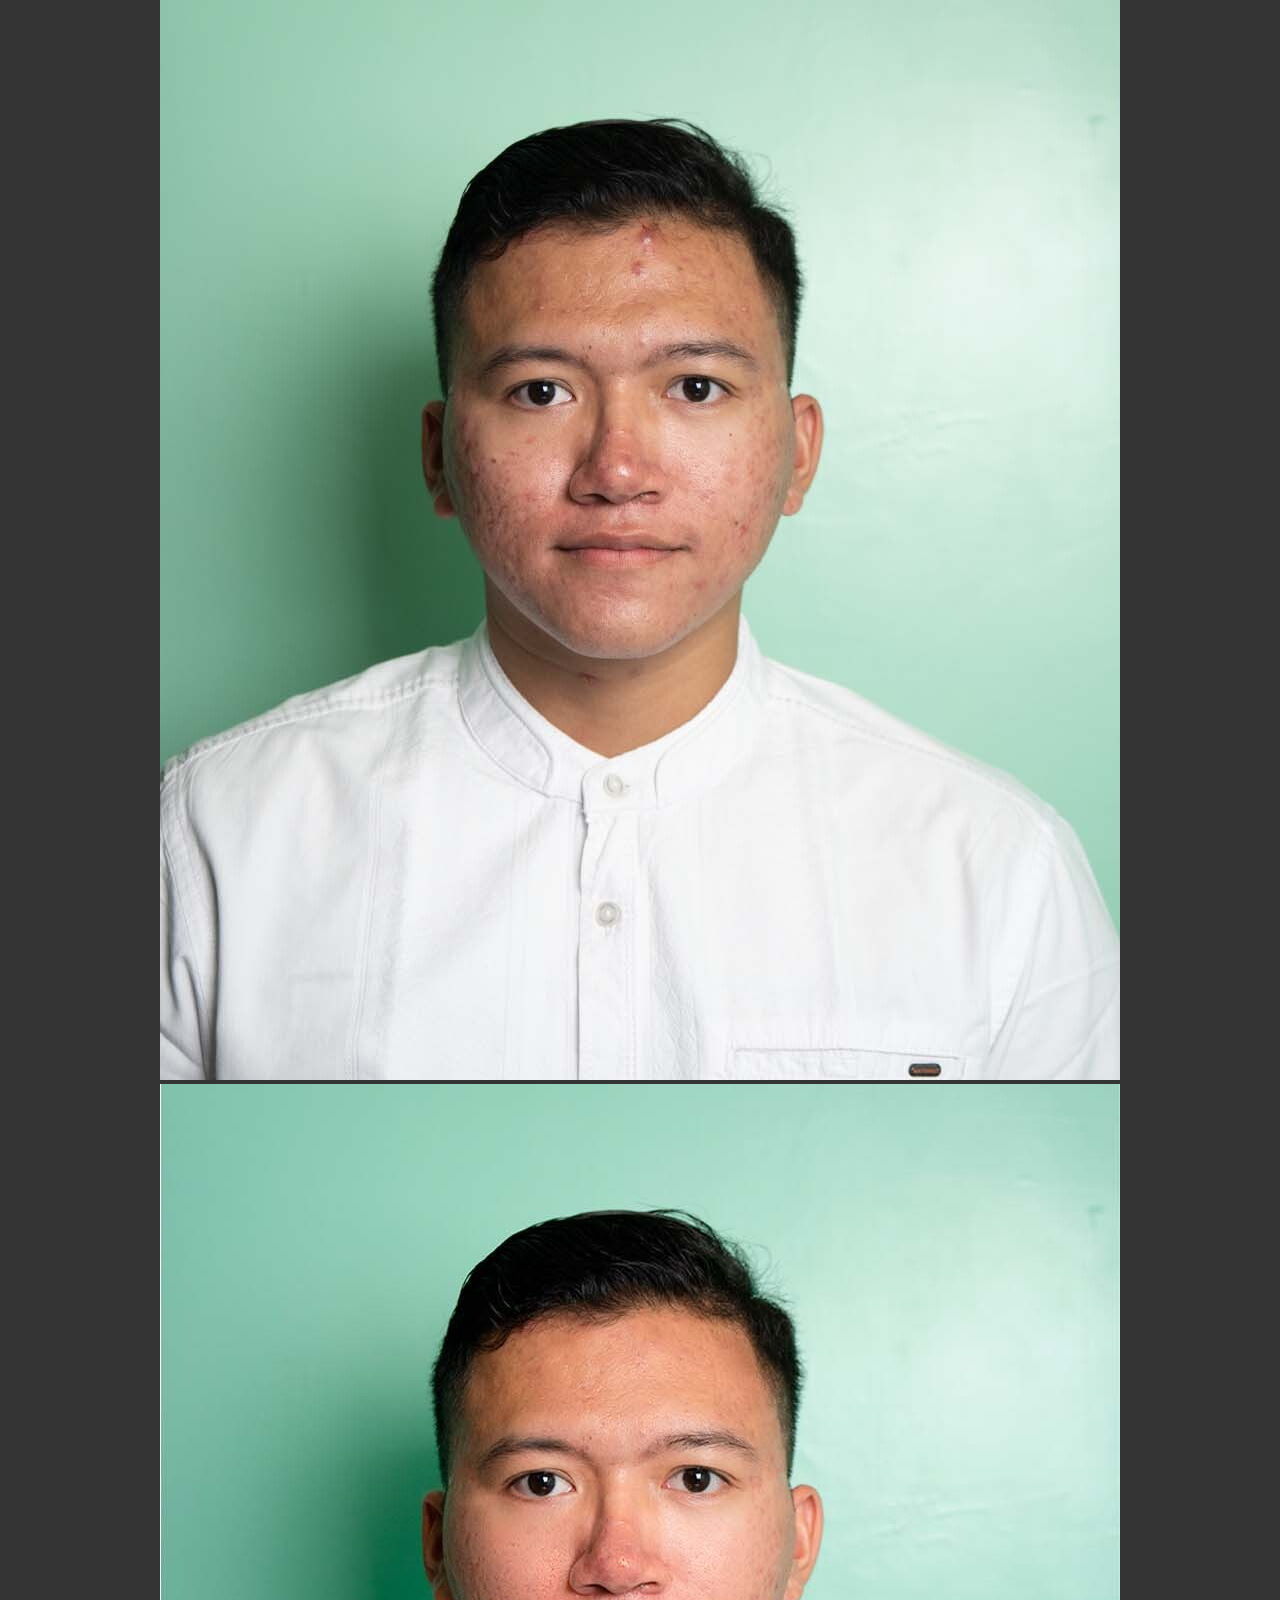
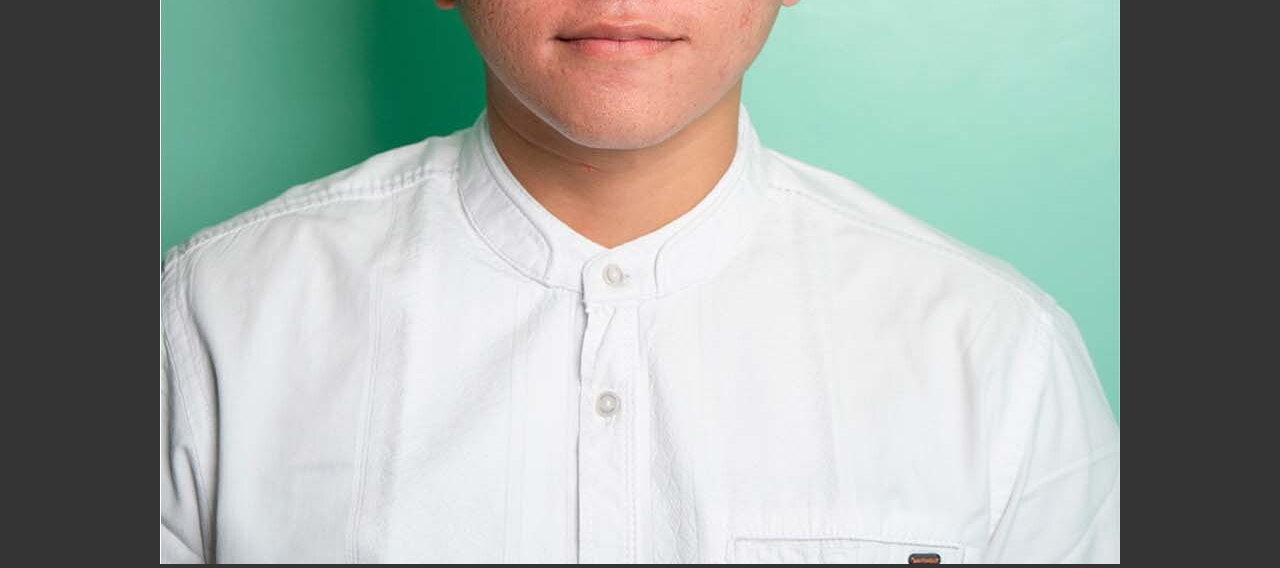
<file: html/photoedit.html>
<!DOCTYPE html>
<html lang="en">
<head>
    <meta charset="UTF-8">
    <meta http-equiv="X-UA-Compatible" content="IE=edge">
    <meta name="viewport" content="width=device-width, initial-scale=1.0">
    <title>Web Design</title>
    <link rel="stylesheet" href="../css/style5.css">
    <link rel="stylesheet" href="../css/sub-css/preload.css">
</head>
<body>
    <!-- preload -->
    <div class="preload">
        <svg id="logo" width="1110" height="98" viewBox="0 0 1110 98" fill="none" xmlns="http://www.w3.org/2000/svg">
            <g clip-path="url(#clip0_5_95)">
            <path d="M1060.38 77.98H1107.12V93.56H1036.51V4.38H1105.38V19.96H1060.38H1057.88V22.46V38.34V40.84H1060.38H1099.72V55.75H1060.38H1057.88V58.25V75.48V77.98H1060.38Z" stroke="#FFFBFE" stroke-width="5"/>
            <path d="M978.33 64.2087L1003.78 4.38H1024.71L986.491 93.56H963.551L925.466 4.38H948.803L973.722 64.1915L976.006 69.6728L978.33 64.2087Z" stroke="#FFFBFE" stroke-width="5"/>
            <path d="M890.14 4.38H911.78V93.56H890.14V4.38Z" stroke="#FFFBFE" stroke-width="5"/>
            <path d="M824.76 22.97V20.47H822.26H795.83V4.38H875.19V20.47H848.9H846.4V22.97V93.53H824.76V22.97Z" stroke="#FFFBFE" stroke-width="5"/>
            <path d="M766.598 76.8228L765.966 75.26H764.28H724.45H722.764L722.132 76.8228L715.364 93.56H693.707L733.079 4.38H756.063L795.549 93.56H773.366L766.598 76.8228ZM756.469 60.62L760.169 60.6216L758.79 57.1882L746.68 27.0382L744.359 21.2611L742.04 27.0386L729.94 57.1786L728.563 60.6085L732.259 60.61L756.469 60.62Z" stroke="#FFFBFE" stroke-width="5"/>
            <path d="M637.18 77.98H683.88V93.56H613.31V4.38H682.18V19.96H637.18H634.68V22.46V38.34V40.84H637.18H676.52V55.75H637.18H634.68V58.25V75.48V77.98H637.18Z" stroke="#FFFBFE" stroke-width="5"/>
            <path d="M554.455 69.6209L553.711 68.53H552.39H537.86H535.36V71.03V93.53H513.71V4.38H554.27C566.713 4.38 576.55 7.60491 583.23 13.1542C589.856 18.6594 593.61 26.6414 593.61 36.73C593.61 49.616 587.443 58.9735 576.594 64.2084L573.971 65.4739L575.619 67.8749L593.251 93.56H570.791L554.455 69.6209ZM537.86 20.37H535.36V22.87V50.45V52.95H537.86H552.66C558.506 52.95 563.308 51.5959 566.681 48.7217C570.118 45.7937 571.71 41.5991 571.71 36.73C571.71 31.8673 570.13 27.6447 566.708 24.6813C563.34 21.7656 558.535 20.37 552.66 20.37H537.86Z" stroke="#FFFBFE" stroke-width="5"/>
            <path d="M438.083 73.8487L438.092 73.8517L438.102 73.8545C440.537 74.5851 443.065 74.9575 445.608 74.96H445.61C452.765 74.96 458.937 72.4621 463.312 67.8382C467.676 63.2262 470.05 56.7153 470.05 49.04C470.05 41.3647 467.676 34.8538 463.312 30.2418C458.937 25.6179 452.765 23.12 445.61 23.12L445.608 23.12C443.065 23.1225 440.537 23.4949 438.102 24.2255L438.092 24.2283L438.083 24.2313C432.889 25.8347 427.371 26.08 422.055 24.9439C417.143 23.894 412.556 21.6969 408.665 18.5393C417.385 8.38169 430.502 2.61001 447.2 2.61003L447.212 2.60998C476.099 2.47566 496.89 21.7422 496.89 48.97C496.89 76.1967 476.098 95.47 447.2 95.47C430.484 95.47 417.369 89.7291 408.661 79.5438C412.553 76.3845 417.142 74.1863 422.055 73.1361C427.371 71.9999 432.889 72.2453 438.083 73.8487Z" stroke="#FFFBFE" stroke-width="5"/>
            <path d="M407.69 54.4497V43.4903L417.18 48.97L407.69 54.4497Z" stroke="#FFFBFE" stroke-width="5"/>
            <path d="M308.75 77.98H355.49V93.56H284.88V4.38H353.74V19.96H308.75H306.25V22.46V38.34V40.84H308.75H348.09V55.75H308.75H306.25V58.25V75.48V77.98H308.75Z" stroke="#FFFBFE" stroke-width="5"/>
            <path d="M239.95 52.06V4.38H261.05V93.56H242.795L201.975 44.2851L197.55 38.9434V45.88V93.56H176.44V4.38H194.695L235.525 53.6551L239.95 58.9954V52.06Z" stroke="#FFFBFE" stroke-width="5"/>
            <path d="M130.84 4.38H152.48V93.56H130.84V4.38Z" stroke="#FFFBFE" stroke-width="5"/>
            <path d="M106.757 4.38L107.003 93.56H87.519L87.31 46.139L87.2703 37.1403L82.6626 44.8699L59.1698 84.28H50.1L26.7515 46.1837L22.12 38.6267V47.49V93.56H2.5V4.38H20.525L52.8845 57.5399L55.0462 61.0911L57.1694 57.5168L88.7328 4.38H106.757Z" stroke="#FFFBFE" stroke-width="5"/>
            </g>
            <defs>
            <clipPath id="clip0_5_95">
            <rect width="1109.63" height="97.95" fill="white"/>
            </clipPath>
            </defs>
            </svg>
            
    </div>

    <div class="wrapper">
        <div class="img"></div>
        <div class="slider">
            <div class="img1"><img src="../img/photoedit/1.1.jpg" alt=""></div>
            <div class="img2"><img src="../img/photoedit/1.2.jpg" alt=""></div>
        </div>
    </div>
    <script src="/js/script.js"></script>
</body>
</html>
</file>
<file: css/style5.css>
:root{
    /* Note dari Luthfi : Masukkan variable warnanya kesini, biar nanti untuk ganti tema mudah */
    --primary: #343434;
    --text: #fcfaf1;
    --light: #dddddd;
    --dark: #545454;
    --title: #E6B31E;
    --button: #3C30C4;
}

* {
    box-sizing: border-box;
    margin: 0;
    padding: 0;
}
html{
    scroll-behavior: smooth;
    place-items: center;
}

body {
    font-family: "Montserrat";
    height: 100vh;
    background: var(--primary);
    width: 100vw;
    place-items: center;
}
.wrapper {
    height: 500px;
}
</file>
<file: css/sub-css/preload.css>
.preload {
    position: fixed;
    width: 100vw;
    height: 100vh;
    background: #343434;
    z-index: 100;
    transition: opacity 0.5s ease;
}

#logo{
    position: absolute;
    top: 50%;
    left: 50%;
    width: 80vw;;
    transform: translate(-50%, -50%);
    animation: fill 1s ease forwards 1.9s;
}
/* MINECREATIVE */
#logo path:nth-child(1){
    /* Huruf E */
    stroke-dasharray: 100%;
    stroke-dashoffset: 100%;
    animation: preload 2s ease forwards;
}
#logo path:nth-child(2){
    /* Huruf V */
    stroke-dasharray: 100%;
    stroke-dashoffset: 100%;
    animation: preload 2s ease forwards;
}
#logo path:nth-child(3){
    /* Huruf I */
    stroke-dasharray: 100%;
    stroke-dashoffset: 100%;
    animation: preload 2s ease forwards;
}
#logo path:nth-child(4){
    /* Huruf T */
    stroke-dasharray: 100%;
    stroke-dashoffset: 100%;
    animation: preload 2s ease forwards;
}
#logo path:nth-child(5){
    /* Huruf A */
    stroke-dasharray: 100%;
    stroke-dashoffset: 100%;
    animation: preload 2s ease forwards;
}
#logo path:nth-child(6){
    /* Huruf E */
    stroke-dasharray: 100%;
    stroke-dashoffset: 100%;
    animation: preload 2s ease forwards;
}
#logo path:nth-child(7){
    /* Huruf R */
    stroke-dasharray: 100%;
    stroke-dashoffset: 100%;
    animation: preload 2s ease forwards;
}
#logo path:nth-child(8){
    /* Huruf C */
    stroke-dasharray: 100%;
    stroke-dashoffset: 100%;
    animation: preload 2s ease forwards;
}
#logo path:nth-child(9){
    /* Titik di C */
    stroke-dasharray: 100%;
    stroke-dashoffset: 100%;
    animation: preload 2s ease forwards;
}
#logo path:nth-child(10){
    /* Huruf E */
    stroke-dasharray: 100%;
    stroke-dashoffset: 100%;
    animation: preload 2s ease forwards;
}
#logo path:nth-child(11){
    /* Huruf N */
    stroke-dasharray: 100%;
    stroke-dashoffset: 100%;
    animation: preload 2s ease forwards 0.6s;
}
#logo path:nth-child(12){
    /* Huruf I */
    stroke-dasharray: 100%;
    stroke-dashoffset: 100%;
    animation: preload 2s ease forwards 0.3s;
}
#logo path:nth-child(13){
    /* Huruf M */
    stroke-dasharray: 100%;
    stroke-dashoffset: 100%;
    animation: preload 2s ease forwards;
}
@keyframes preload{
    to{
        stroke-dashoffset: 0;
    }
}

@keyframes fill{
    from{
        fill: transparent;
    }
    to{
        fill: white;
    }

}

.preload-finished {
    opacity: 0;
    pointer-events: none;
}
</file>
